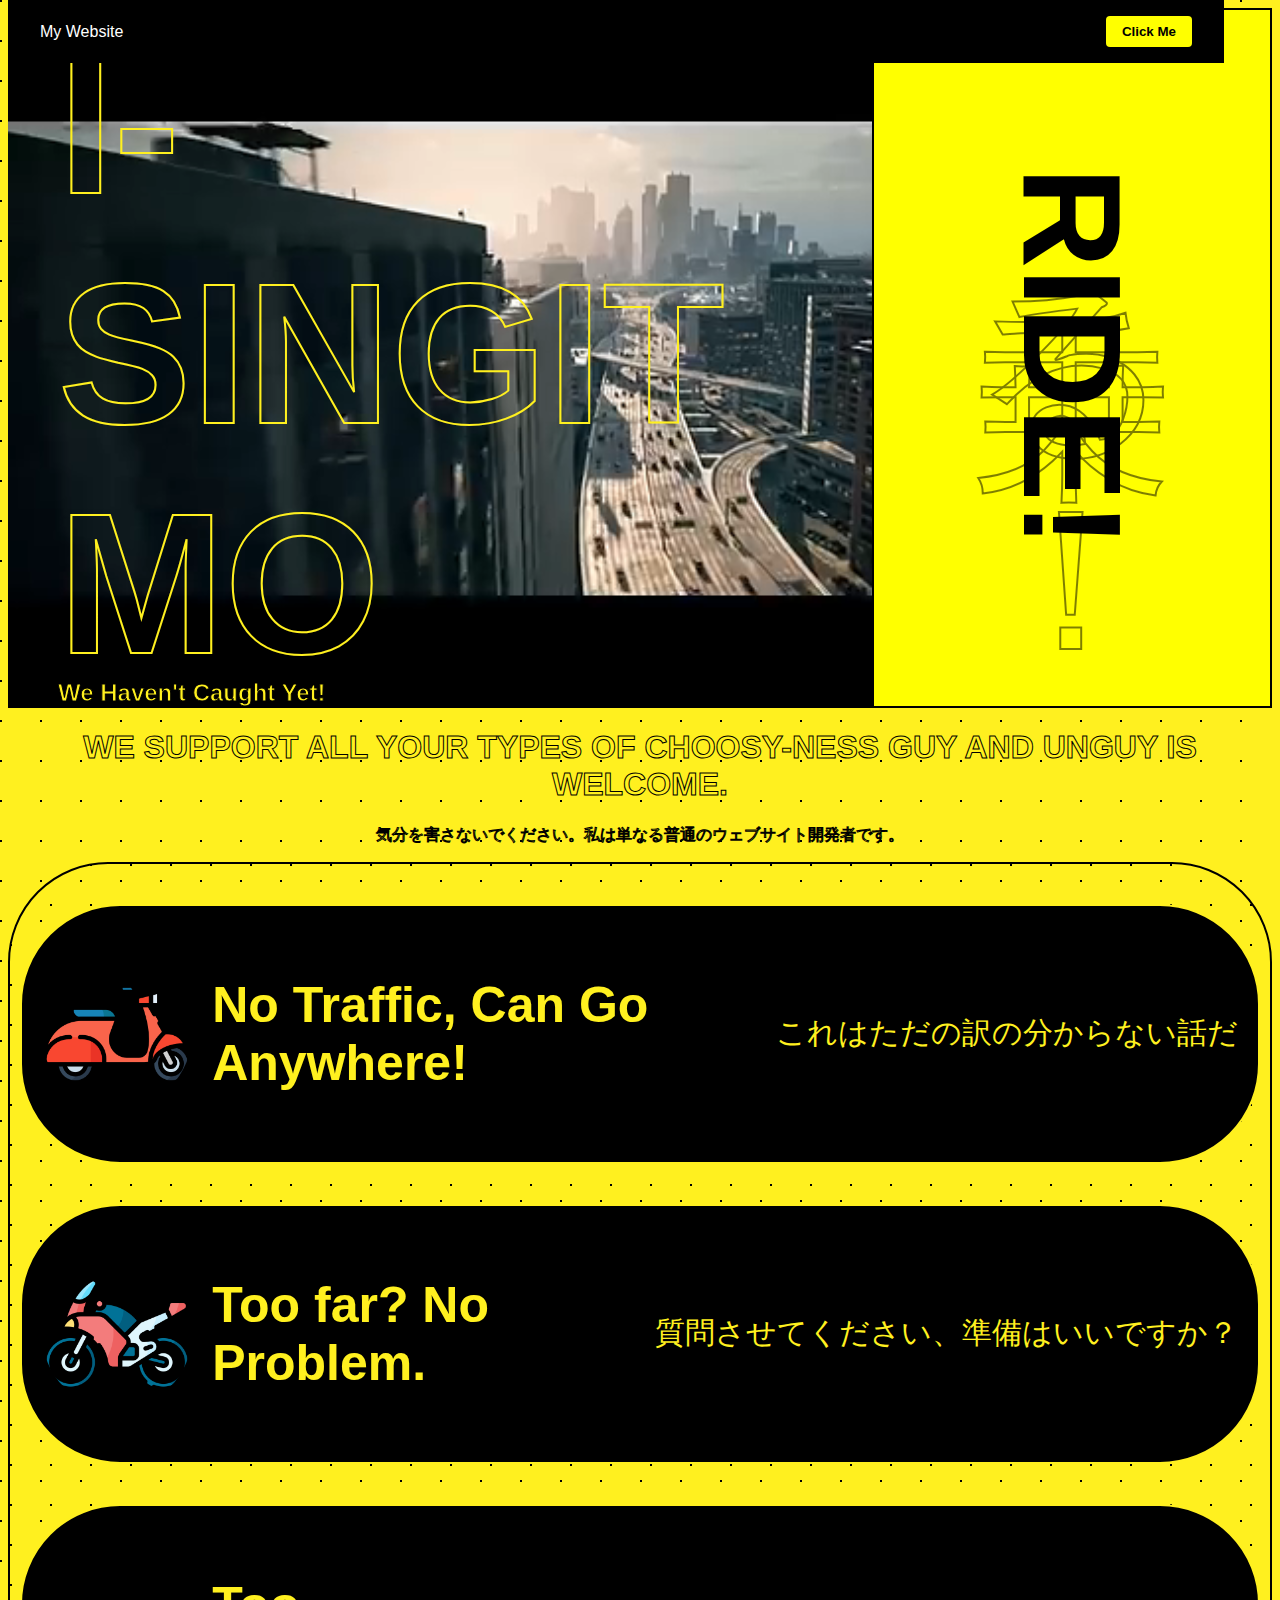
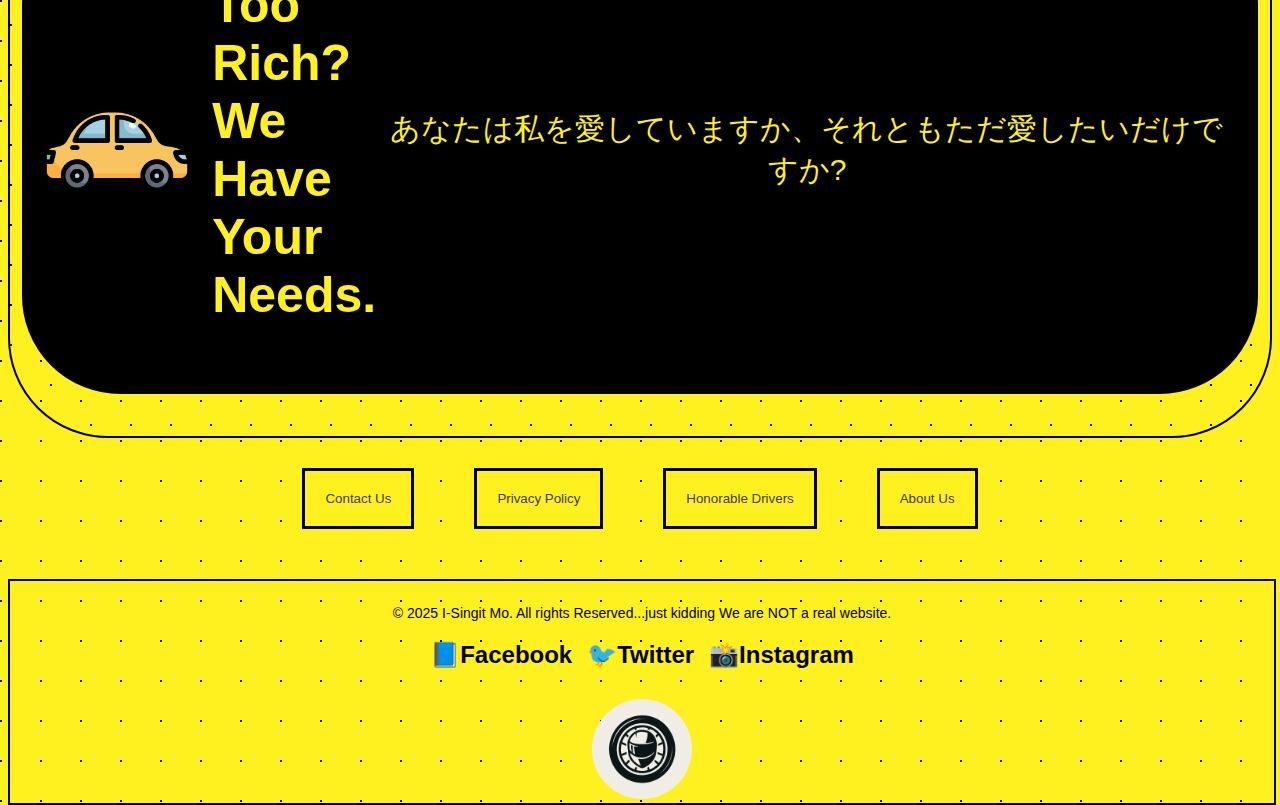
<file: index.html>
<!DOCTYPE html>
<html lang="en">
<head>
    <meta charset="UTF-8">
    <meta name="viewport" content="width=device-width, initial-scale=1.0">
    <link rel="stylesheet" href="Desings.css">
    <title>I-Singit mo</title>
<style>
    
        .navbar {
            width: 90vw;
          background-color: black;
          color: white;
          padding: 1rem 2rem;
          display: flex;
          justify-content: space-between;
          align-items: center;
          position: fixed;
        
          top: 0;
          z-index: 1000;
        }
    
        .click-btn {
          background-color: yellow;
          color: black;
          border: none;
          padding: 0.5rem 1rem;
          font-weight: bold;
          cursor: pointer;
          border-radius: 4px;
        }
    
        .section {
          height: 100vh;
          padding-top: 80px; 
          display: flex;
          justify-content: center;
          align-items: center;
          font-size: 2rem;
        }
      </style>
    </head>
    <body>
    
      <div class="navbar">
        <div>My Website</div>
        <button class="click-btn" onclick="scrollToThirdBox()">Click Me</button>
      </div>
    <div id="first_box">

        <video autoplay loop muted playsinline id="bg-video">
            <source src="Unreal Engine 5 - Cinematic Car Chase.mp4" type="video/mp4">
            Your Browser does not support the video tag
        </video>

        <div><h1 id="title">I-SINGIT MO</h1>
            <p id="lols">We Haven't Caught Yet!</p>
        </div>
        <a href="ride.html"><button id="Nincom"><b>RIDE!</b></button></a>
    </div>
    
    <h1 id="omen">WE SUPPORT ALL YOUR TYPES OF CHOOSY-NESS GUY AND UNGUY IS WELCOME.</h1>
    <p id="valo">気分を害さないでください。私は単なる普通のウェブサイト開発者です。</p>

<div class="second_box">
    <div class="item">
        <div class="circle-img" style="background-image: url('motorcycle.png');"></div>
            <p class="circle-text">No Traffic, Can Go Anywhere!</p>
            <p id="gibber">これはただの訳の分からない話だ</p>
        </div>
    <div class="item">
        <div class="circle-img" style="background-image: url('bigbike.png');"></div>
            <p class="circle-text">Too far? No Problem.</p>
            <p id="gibber">質問させてください、準備はいいですか？</p>
        </div>
    <div class="item">
        <div class="circle-img" style="background-image: url('car.png');"></div>
            <p class="circle-text">Too Rich? We Have Your Needs.</p>
            <p id="gibber">あなたは私を愛していますか、それともただ愛したいだけですか?</p>
        </div>
    </div>
    
<div class="third_box">
    <a href="Contact_Us.html" target="_blank">
        <button id="Cu">Contact Us</button>
    </a>
    <a href="Privacy Policy.html" target="_blank">
        <button id="Pp">Privacy Policy</button>
    </a>
    <a href="Honorabel_Drubers.html" target="_blank">
        <button id="Hr">Honorable Drivers</button>
    </a>
    <a href="About Us.html" target="_blank">
        <button id="Au">About Us</button>
    </a>
</div>
<div class="bottom-bar">
    <p class="copyright">© 2025 I-Singit Mo. All rights Reserved...just kidding We are NOT a real website.</p>
    <div class="socials">
        <span class="icon">📘<b style="color: black;">Facebook</b></span>
        <span class="icon">🐦<b style="color: black;">Twitter</b></span>
        <span class="icon">📸<b style="color: black;">Instagram</b></span>
        </div>
        <div>
            <img src="Helmet.png" id="img3">
        </div>
    </div>
</div>
        
<script>
    function scrollToThirdBox() {
      document.querySelector('.third_box').scrollIntoView({ behavior: 'smooth' });
    }

    function scrollToNavbar() {
      document.querySelector('.navbar').scrollIntoView({ behavior: 'smooth' });
    }
  </script>

</body>
</html>
</file>
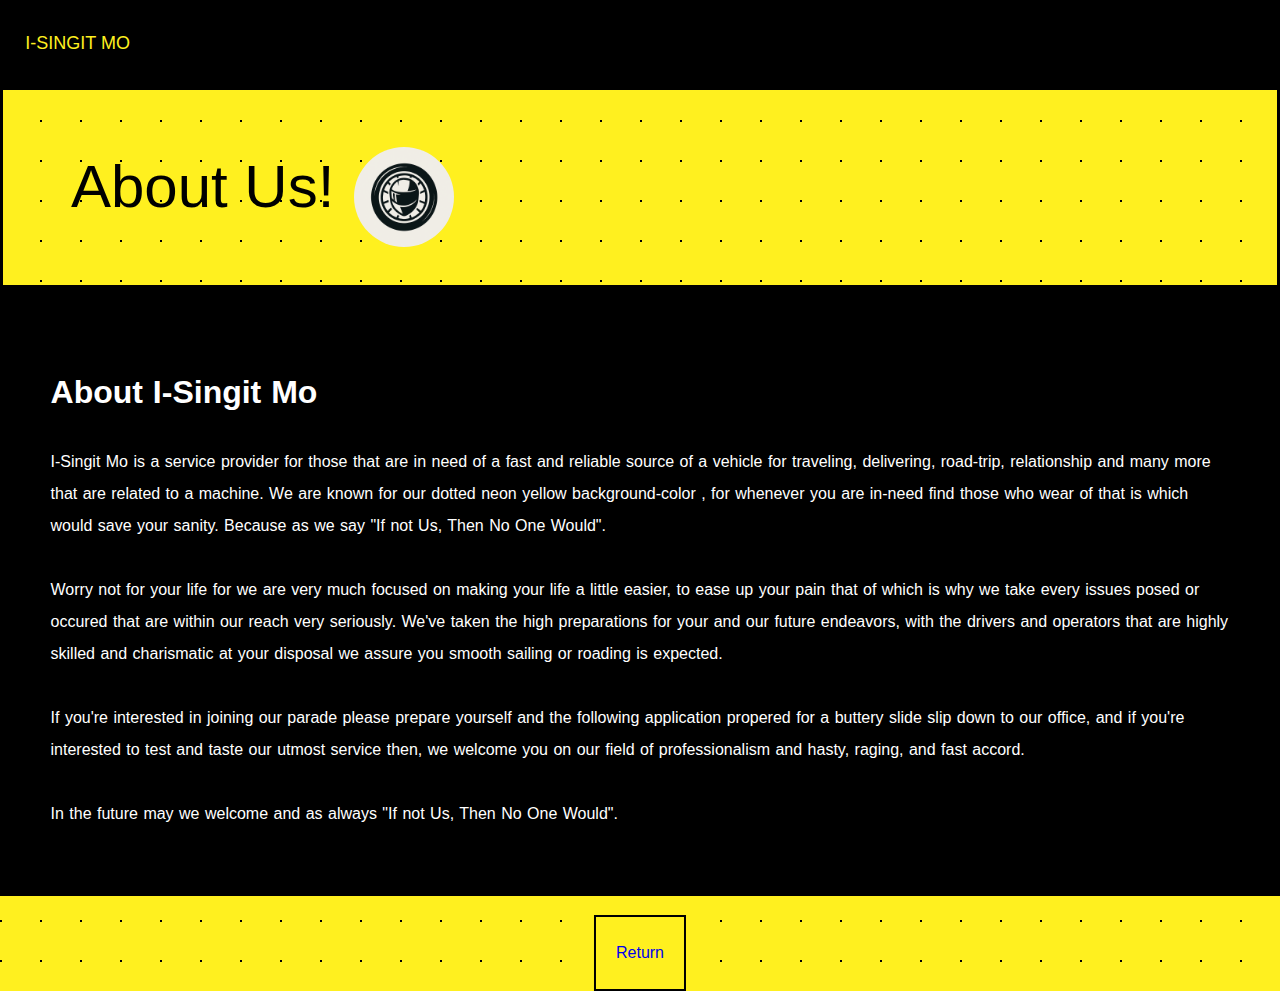
<file: About Us.html>
<!DOCTYPE html>
<html lang="en">
<head>
    <meta charset="UTF-8">
    <meta name="viewport" content="width=device-width, initial-scale=1.0">
    <link rel="stylesheet" href="Au.css">
    <title>About Us!</title>
</head>
<body>
    <div id="nav">I-SINGIT MO</div>
    <div class="title_of_course">About Us!<img src="Helmet.png" id="img">
        <div></div>
    </div>

    <div id="id_of_An_ID">
        <h1>About I-Singit Mo</h1>
        <p>I-Singit Mo is a service provider for those that are in need of a fast and reliable source of a vehicle for traveling,
            delivering, road-trip, relationship and many more that are related to a machine. We are known for our dotted neon yellow background-color
            , for whenever you are in-need find those who wear of that is which would save your sanity. Because as we say "If not Us, Then No One Would". <br>
            <br>
            Worry not for your life for we are very much focused on making your life a little easier, to ease up your pain that of which is why we take every
            issues posed or occured that are within our reach very seriously. We've taken the high preparations for your and our future endeavors, with the drivers
            and operators that are highly skilled and charismatic at your disposal we assure you smooth sailing or roading is expected.<br>
            <br>
            If you're interested in joining our parade please prepare yourself and the following application propered for a buttery slide slip down to our office,
            and if you're interested to test and taste our utmost service then, we welcome you on our field of professionalism and hasty, raging, and fast accord.<br>
            <br>
            In the future may we welcome and as always "If not Us, Then No One Would".
        </p>
    </div>

    <a href="I-SINGIT MO System.html"><div id="reunion">Return</div></a>
    
</body>
</html>
</file>
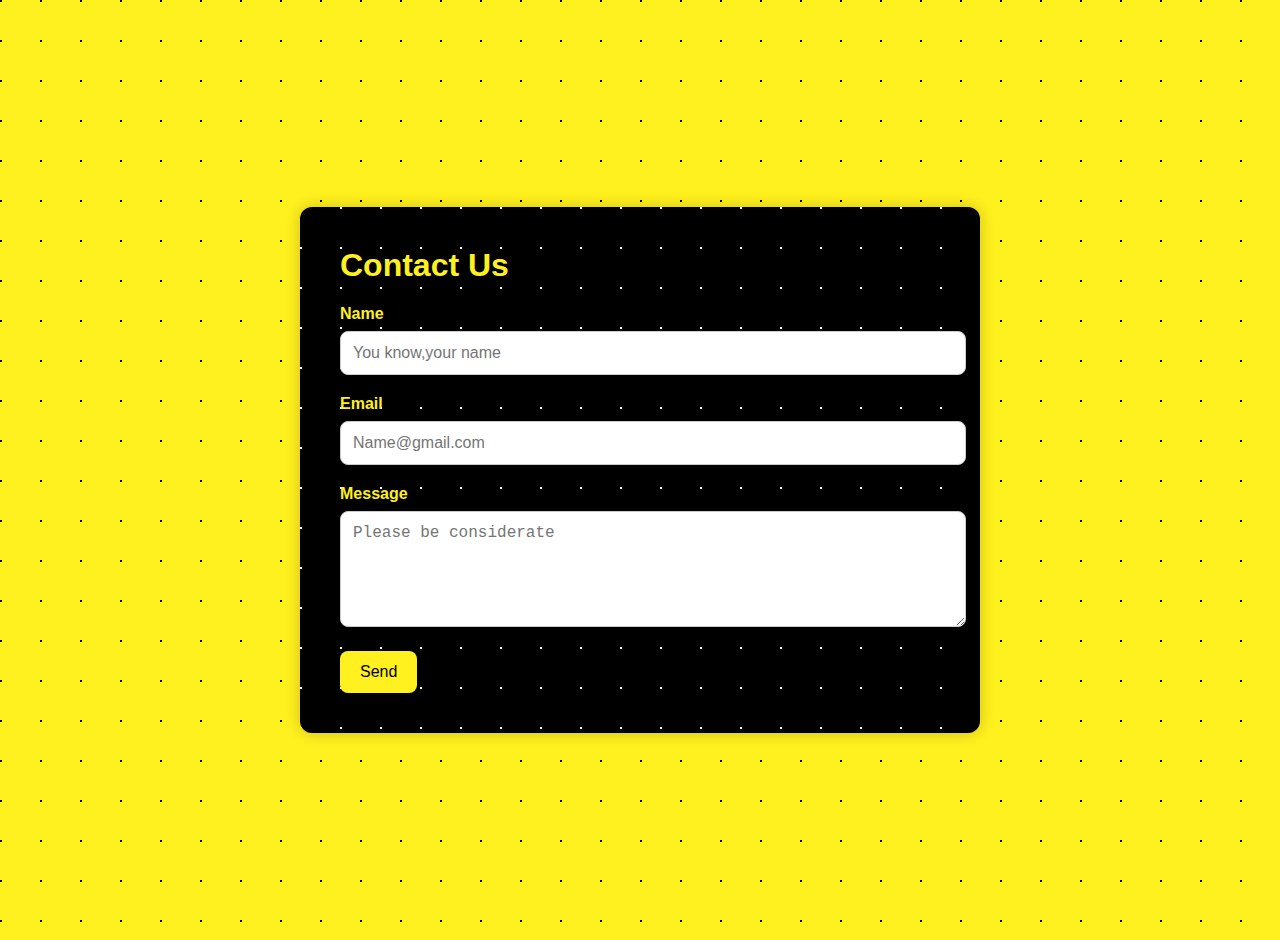
<file: Contact_Us.html>
<!DOCTYPE html>
<html lang="en">
<head>
    <!--This is Ai ready made so beware-->
    <meta charset="UTF-8">
    <meta name="viewport" content="width=device-width, initial-scale=1">
    <title>Contact Us - I - Singit Mo</title>
    <style>
    body {
        margin: 0;
        font-family: Arial, sans-serif;
        background-color: #FFF01F;
        color: white;
        display: flex;
        justify-content: center;
        align-items: center;
        min-height: 100vh;
        padding: 20px;
        background-image: radial-gradient(black 1px, transparent 0);
        background-size: 40px 40px;
        background-position: -19px -19px;
    }

    .contact-container {
        background-color: black;
        color: #3B3C37;
        padding: 40px;
        border-radius: 12px;
        max-width: 600px;
        width: 100%;
        box-shadow: 0 0 15px rgba(0,0,0,0.2);
        background-image: radial-gradient(white 1px, transparent 0);
        background-size: 40px 40px;
        background-position: -19px -19px;
    }

    .contact-container h1 {
    margin-top: 0;
    color: #FFF01F;
    font-size: 32px;
    }

    label {
    display: block;
    margin-top: 20px;
    font-weight: bold;
    color: #FFF01F;
    }

    input, textarea {
    width: 100%;
    padding: 12px;
    margin-top: 8px;
    border: 1px solid #ccc;
    border-radius: 8px;
    font-size: 16px;
    }

    button {
    margin-top: 20px;
    background-color: #FFF01F;
    color: black;
    padding: 12px 20px;
    border: none;
    border-radius: 8px;
    font-size: 16px;
    cursor: pointer;
    }

    button:hover {
    background-color: #d4a300;
    }

    @media (max-width: 600px) {
    .contact-container {
        padding: 20px;
    }

    .contact-container h1 {
        font-size: 24px;
    }
    }
    </style>
</head>
<body>

<div class="contact-container">
    <h1>Contact Us</h1>
    <form>
        <label for="name">Name</label>
        <input type="text" placeholder="You know,your name" id="name" required>

        <label for="email" >Email</label>
        <input type="email" placeholder="Name@gmail.com" id="email" required>

        <label for="message">Message</label>
        <textarea id="message" placeholder="Please be considerate" rows="5" required></textarea>

        <button type="submit">Send</button>
    </form>
</div>

</body>
</html>
</file>
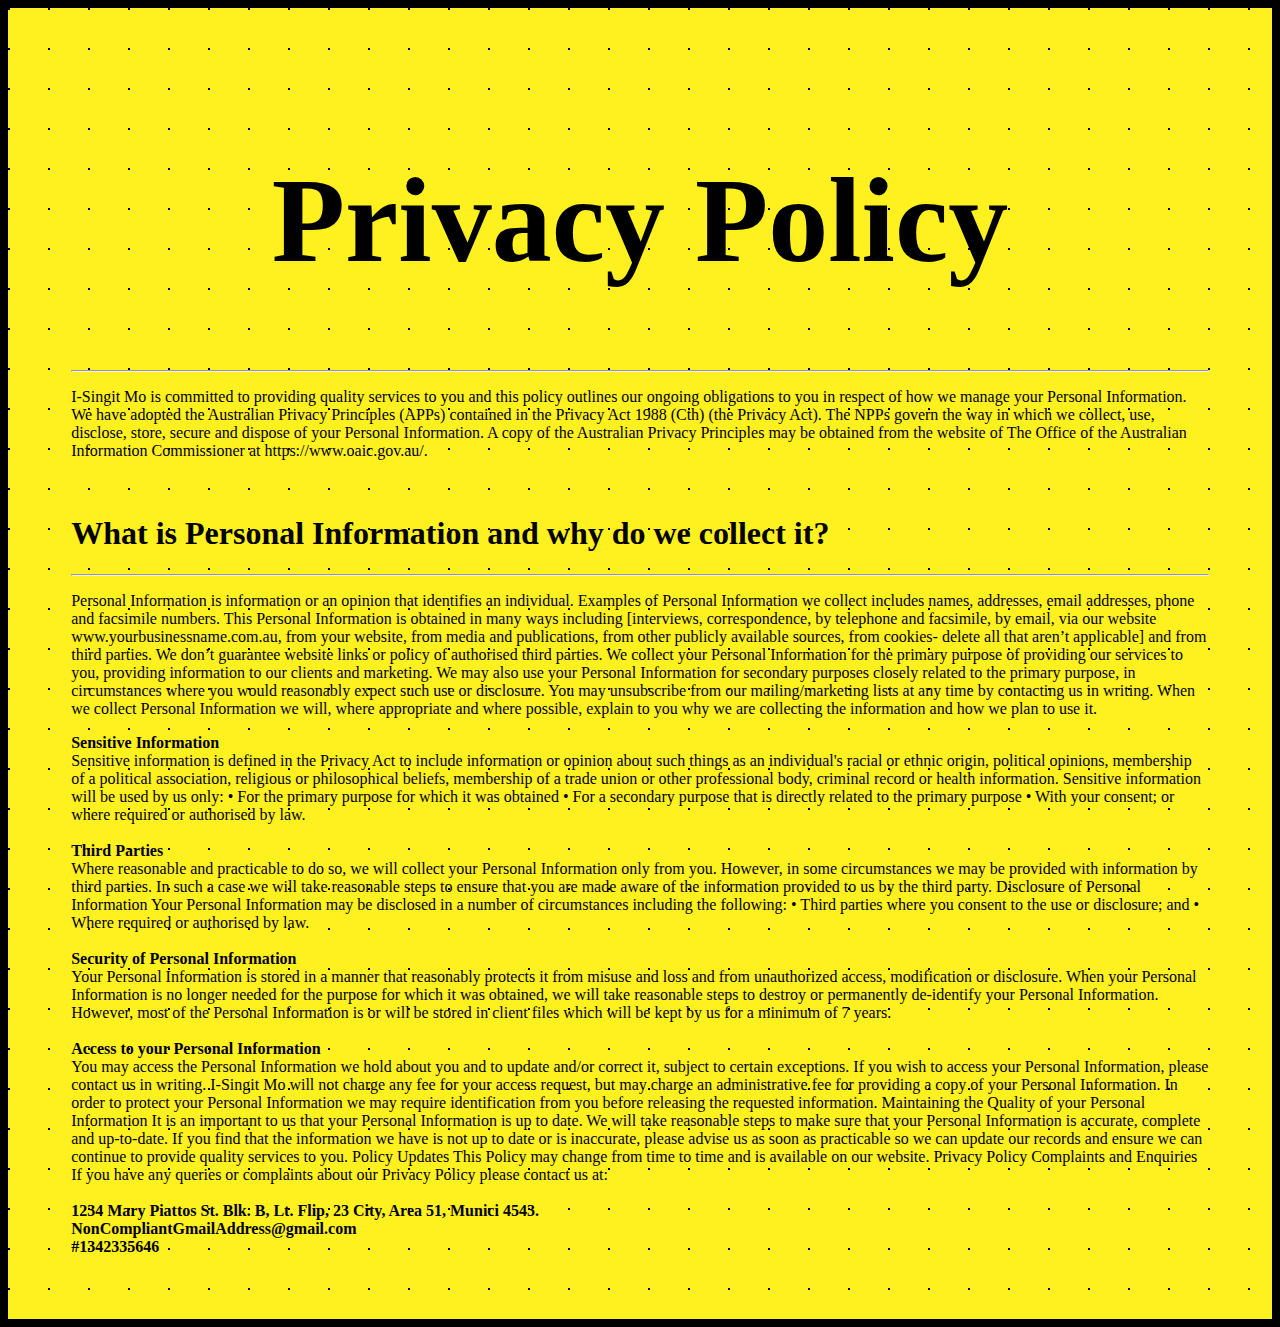
<file: Privacy Policy.html>
<!DOCTYPE html>
<html lang="en">
<head>
    <meta charset="UTF-8">
    <meta name="viewport" content="width=device-width, initial-scale=1.0">
    <link rel="stylesheet" href="Privacy Policy.css">
    <title>Privacy Policy - I - Singit Mo</title>
</head>
<body>
    <div id="Lols">
    <h1 id="title">Privacy Policy</h1>
    <hr>
    <p>I-Singit Mo is committed to providing quality services to you and this policy outlines our ongoing obligations to you in respect of how we manage your Personal Information.
    We have adopted the Australian Privacy Principles (APPs) contained in the Privacy Act 1988 (Cth) (the Privacy Act). The NPPs govern the way in which we collect, use, disclose, store, secure and dispose of your Personal Information.
    A copy of the Australian Privacy Principles may be obtained from the website of The Office of the Australian Information Commissioner at https://www.oaic.gov.au/.</p>
    <br>
    <h1>What is Personal Information and why do we collect it?</h1>
    <hr>
    <p>Personal Information is information or an opinion that identifies an individual. Examples of Personal Information we collect includes names, addresses, email addresses, phone and facsimile numbers.
    This Personal Information is obtained in many ways including [interviews, correspondence, by telephone and facsimile, by email, via our website www.yourbusinessname.com.au, from your website, from media and publications, from other publicly available sources, from cookies- delete all that aren’t applicable] and from third parties. We don’t guarantee website links or policy of authorised third parties.
    We collect your Personal Information for the primary purpose of providing our services to you, providing information to our clients and marketing. We may also use your Personal Information for secondary purposes closely related to the primary purpose, in circumstances where you would reasonably expect such use or disclosure. You may unsubscribe from our mailing/marketing lists at any time by contacting us in writing.
    When we collect Personal Information we will, where appropriate and where possible, explain to you why we are collecting the information and how we plan to use it.
    </p>
    <b>Sensitive Information</b><br>
Sensitive information is defined in the Privacy Act to include information or opinion about such things as an individual's racial or ethnic origin, political opinions, membership of a political association, religious or philosophical beliefs, membership of a trade union or other professional body, criminal record or health information.
Sensitive information will be used by us only:
•	For the primary purpose for which it was obtained
•	For a secondary purpose that is directly related to the primary purpose
•	With your consent; or where required or authorised by law.
    <br>
    <br>
    <b>Third Parties</b><br>
Where reasonable and practicable to do so, we will collect your Personal Information only from you. However, in some circumstances we may be provided with information by third parties. In such a case we will take reasonable steps to ensure that you are made aware of the information provided to us by the third party.
Disclosure of Personal Information
Your Personal Information may be disclosed in a number of circumstances including the following:
•	Third parties where you consent to the use or disclosure; and
•	Where required or authorised by law.
    <br>
    <br>
    <b>Security of Personal Information</b><br>
Your Personal Information is stored in a manner that reasonably protects it from misuse and loss and from unauthorized access, modification or disclosure.
When your Personal Information is no longer needed for the purpose for which it was obtained, we will take reasonable steps to destroy or permanently de-identify your Personal Information. However, most of the Personal Information is or will be stored in client files which will be kept by us for a minimum of 7 years.
    <br>
    <br>
    <b>Access to your Personal Information</b><br>
You may access the Personal Information we hold about you and to update and/or correct it, subject to certain exceptions. If you wish to access your Personal Information, please contact us in writing.
I-Singit Mo will not charge any fee for your access request, but may charge an administrative fee for providing a copy of your Personal Information.
In order to protect your Personal Information we may require identification from you before releasing the requested information.
Maintaining the Quality of your Personal Information
It is an important to us that your Personal Information is up to date. We  will  take reasonable steps to make sure that your Personal Information is accurate, complete and up-to-date. If you find that the information we have is not up to date or is inaccurate, please advise us as soon as practicable so we can update our records and ensure we can continue to provide quality services to you.
Policy Updates
This Policy may change from time to time and is available on our website.
Privacy Policy Complaints and Enquiries
If you have any queries or complaints about our Privacy Policy please contact us at:
<br>
<br>
<b>1234 Mary Piattos St. Blk. B, Lt. Flip, 23 City, Area 51, Munici 4543.<br>
    NonCompliantGmailAddress@gmail.com<br>
    #1342335646
    </b>
</div>

</body>
</html>
</file>
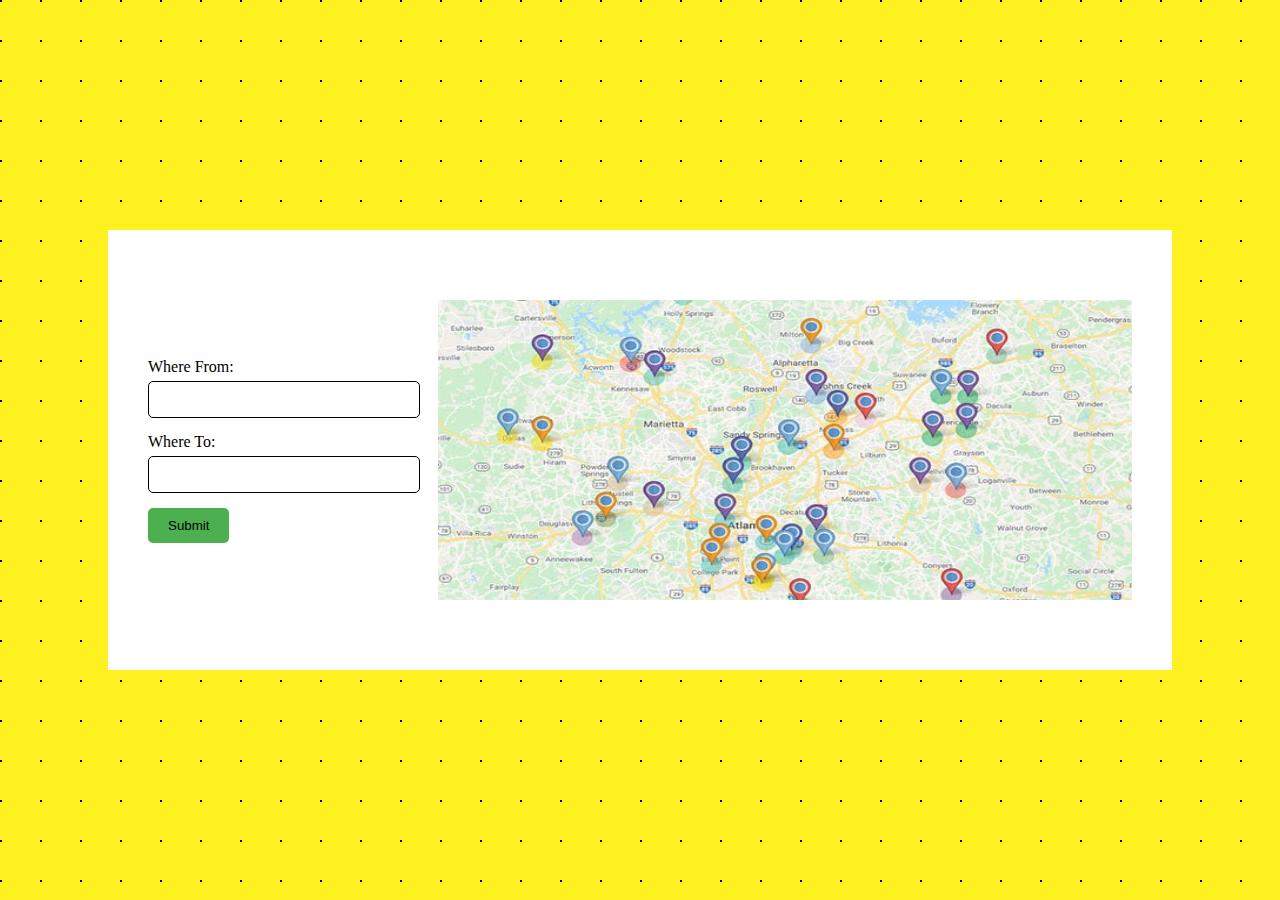
<file: ride.html>
<!DOCTYPE html>
<html lang="en">
<head>
    <meta charset="UTF-8">
    <meta name="viewport" content="width=device-width, initial-scale=1.0">
    <link rel="stylesheet" href="ride.css">
    <title>Dunno</title>
</head>
<body>
    <div class="mother-div">
        <div class="cons">
            <form>
                <label for="name">Where From:</label>
                <input type="text" id="name" name="name" required>
                
                <label for="email">Where To:</label>
                <input  id="email" name="email" required>
                <button type="button" onclick="location.href='https://www.youtube.com/embed/dQw4w9WgXcQ'">Submit</button>
                
            </form>
        </div>
        <div class="image-container">
            <img src="map-multiple-locations-google-maps.jpg" alt="Image" />
        </div>
    </div>
</body>
</html>
</file>
<file: Desings.css>
html,body {
    height: 100%;
}

body {
    background-color: #FFF01F;
    font-family: "Microsoft YaHei", "Arial", "Helvetica", sans-serif;
    background-image: radial-gradient(black 1px, transparent 0);
    background-size: 40px 40px;
    background-position: -19px -19px;
}

#first_box {
    position: relative;
    height: 700px;
    overflow: hidden;
    background-color: #E5E5DB;
    display: flex;
    justify-content: space-between;
    align-items: center;
    padding: 0 50px;
}

#omen, #valo {
    text-align: center;
    -webkit-text-stroke-width: 1px;
    -webkit-text-fill-color: transparent;
    -webkit-text-stroke-color: black;
}

#bg-video {
    position: absolute;
    top: 0;
    left: 0;
    width: 100%;
    height: 100%;
    object-fit: cover;
    z-index: 0;
    pointer-events: none;
}

#title, #lols {
    text-align: left;
    margin: 0;
    color: #FFF01F;
}

#lols {
    font-size: 24px;
    font-weight: bold;
    -webkit-text-stroke: 1px black;
}

#title {
    font-size: 200px;
    margin-bottom: -20px;
    -webkit-text-stroke: 2px #FFF01F;
    -webkit-text-stroke-width: 2px;
    -webkit-text-fill-color: transparent;
    -webkit-text-stroke-color: #FFF01F;
}

#Nincom {
    position: relative;
    z-index: 1;
    color: black;
    font-size: 140px;
    left: 60px;
    height: 700px;
    width: 400px;
    background-color: yellow;
    border: 2px solid black;
    padding: 20px 30px;
    margin-right: 10px;
    align-self: center;
    writing-mode: vertical-rl;
    transition: transform 0.2s ease-in-out;
}

#Nincom::before {
    content: '乗る！';
    position: absolute;
    top: 0;
    left: 0;
    z-index: -1;
    writing-mode: vertical-rl;
    font-size: 200px;
    height: 700px;
    width: 400px;
    display: flex;
    align-items: center;
    justify-content: center;
    opacity: 0.5; 
    -webkit-text-stroke-width: 2px;
    -webkit-text-fill-color: transparent;
    -webkit-text-stroke-color: black;
}

@keyframes shake {
    0% { transform: translateX(0); }
    25% { transform: translateX(-10px); }
    50% { transform: translateX(10px); }
    75% { transform: translateX(-10px); }
    100% { transform: translateX(10px); }
}

#Nincom:hover {
    animation: shake 0.5s ease-in-out infinite;
}

#gibber {
    font-size: 30px;
    text-align: center;
}

.text-content, #Nincom, #title, #lols {
    position: relative;
    z-index: 1;
}

.second_box {
    display: flex;
    justify-content: space-around;
    flex-direction: column;
    align-items: center;
    border: 2px solid black;
    border-radius: 100px;
    padding: 20px;
    background-image: radial-gradient(black 1px, transparent 0);
    background-size: 40px 40px;
    background-position: -19px -19px;
}

.item {
    display: flex;
    align-items: center;
    background-color: black;
    padding: 20px;
    border-radius: 100px;
    margin: 20px;
    width: 98%;
    color: #FFF01F;
    border: 2px solid #FFF01F;
}

.circle-img {
    width: 150px;
    height: 150px;
    border-radius: 50%;
    background-size: cover;
    background-position: center;
    margin-right: 20px;
    flex-shrink: 0;
}

.circle-text {
    font-size: 50px;
    font-weight: bold;
    flex: 1;
}
#plem {
    text-align: center;
    font-size: 80px;
    font-weight: 800;
    height: fit-content;
    -webkit-text-stroke-width: 2px;
    -webkit-text-fill-color: transparent;
    -webkit-text-stroke-color: #FFF01F;
}

.third_box {
    display: flex;
    justify-content: center;
}

#Cu {
    color: #3B3C37;
    background-color: #FFF01F;
    border: 3px solid black;
    margin: 30px;
    padding: 20px;
    transition: transform 0.3s ease, box-shadow 0.3s ease;
}

#Pp {
    color: #3B3C37;
    background-color: #FFF01F;
    border: 3px solid black;
    margin: 30px;
    padding: 20px;
    transition: transform 0.3s ease, box-shadow 0.3s ease;
}

#Hr {
    color: #3B3C37;
    background-color: #FFF01F;
    border: 3px solid black;
    margin: 30px;
    padding: 20px;
    transition: transform 0.3s ease, box-shadow 0.3s ease;
}

#Au {
    color: #3B3C37;
    background-color: #FFF01F;
    border: 3px solid black;
    margin: 30px;
    padding: 20px;
    transition: transform 0.3s ease, box-shadow 0.3s ease;
}

#Cu:hover, #Pp:hover, #Hr:hover, #Au:hover {
    transform: translateY(-10px); 
    box-shadow: 0 10px 20px rgba(0, 0, 0, 0.2); 
}

.bottom-bar {
    border: 2px solid black;
    width: 100%;
    text-align: center;
    margin-top: 20px;
}

#img3 {
    background-color: #FFF01F;
    margin-top: 30px;
    width: 100px;
    height: 100px;
    border-radius: 50%;
    background-size: medium;
}

.bottom-bar p {
    padding: 10px;
    color: black;
    font-size: 14px;
    margin-bottom: 10px;
}

.socials {
    display: flex;
    justify-content: center;
    gap: 15px;
}

.icon {
    font-size: 24px;
}

@media (max-width: 768px) {
    #first_box {
    flex-direction: column;
    align-items: center;
    text-align: center;
    height: auto;
    padding: 20px;
    }

    #title {
    font-size: 10vw;
    margin-bottom: 2px;
    }

    .item {
        flex-direction: column;
        align-items: center;
        gap: 10px;
        width: 98%;
    }
    
    .circle-img, .circle-text {
        width: 120px;
        height: 120px;
        font-size: 14px;
    }
    
    .circle-text {
        display: flex;
        align-items: center;
        justify-content: center;
        text-align: center;
    }

    #gibber {
        font-size: 10px;
        text-align: center;
        margin: -10px;
    }

    #lols {
    font-size: 4vw;
    }

    #Nincom {
    margin-top: 30px;
    padding-bottom: 30px;
    align-self: center;
    left: 5px;
    height: 20px;
    width: 200px;
    font-size: small;
    writing-mode: horizontal-tb;
    }

    .second_box {
    flex-direction: column;
    align-items: center;
    }

    .scoot, .bigbike, .car {
    width: 90%;
    height: 200px;
    margin: 10px 0;
    background-size: cover;
    }

    #plem {
    font-size: 6vw;
    }

    #Hr, #Au, #Pp, #Cu {
        margin: 15px;
    }

    .third_box {
    flex-direction: column;
    align-items: center;
    }

    .third_box a button {
    width: 90%;
    margin: 10px 0;
    }

    .bottom-bar p {
    font-size: 3vw;
    }

    .icon {
    font-size: 6vw;
    }
}
</file>
<file: Au.css>
body {
    font-family: "Microsoft YaHei", "Arial", "Helvetica", sans-serif;
    background-color: #FFF01F;
    background-image: radial-gradient(black 1px, transparent 0);
    background-size: 40px 40px;
    background-position: -19px -19px;
    line-height: 2;
}

#nav {
    background-color: black;
    overflow: hidden;
    padding: 2%;
    font-size: large;
    color: #FFF01F;
    margin-top: -8px;
    margin-left: -8px;
    margin-right: -8px;
}

p, h1{
    line-height: 2;
    word-spacing: 1px;
}

.title_of_course {
    border: 3px solid black;
    height: 120px;
    width: auto;
    margin-left: -8px;
    margin-right: -8px;
    padding: 3%;
    font-size: 60px;
    text-align: justify;
    text-indent: 30px;
    color: black;
}

#img {
    position: absolute;
    background-color: #FFF01F;
    width: 100px;
    height: 100px;
    border-radius: 50%;
    background-size: medium;
    margin-left: 20px;
    margin-top: 20px;
}

#id_of_An_ID {
    padding: 4%;
    margin-left: -8px;
    margin-right: -8px;
    color: white;
    background-color: black;
}

#reunion {
    height: fit-content;
    width: fit-content;
    background-color: #FFF01F;
    border: 2px solid black;
    text-align: center;
    align-items: center;
    padding: 20px;
    margin-top: 1.5cm;
    position: absolute;
    left: 50%;
    transform: translate(-50%, -50%);
}

#reunion:hover {
    background-color: #d4bf1a; /
}
</file>
<file: Privacy Policy.css>
body {

    background-color: black ;
}

#Lols {
    padding: 5%;
    width: auto;
    height: auto;
    background-color: #FFF01F;
    background-image: radial-gradient(black 1px, transparent 0);
    background-size: 40px 40px;
    background-position: -19px -19px;
}

#title {
    font-size: 120px;
    text-align: center;
}
</file>
<file: ride.css>
body {
    display: flex;
    justify-content: center;
    align-items: center;
    height: 100vh;
    margin: 0;
    background-color: #f0f0f0;
    background-color: #FFF01F;
    background-image: radial-gradient(black 1px, transparent 0);
    background-size: 40px 40px;
    background-position: -19px -19px;
}

.mother-div {
    display: flex;
    justify-content: space-between;
    align-items: center;
    width: 80%;
    max-width: 1200px;
    height: 400px;
    border: 2px solid #FFF01F;
    background-color: white;
    padding: 20px;
}

.cons {
    width: 40%;
    padding: 20px;
    box-sizing: border-box;
}

.cons label {
    display: block;
    margin-bottom: 5px;
}

.cons input {
    width: 100%;
    padding: 10px;
    margin-bottom: 15px;
    border: 1px solid black;
    border-radius: 5px;
}

.cons button {
    padding: 10px 20px;
    background-color: #4CAF50;
    color: black;
    border: none;
    border-radius: 5px;
    cursor: pointer;
}

.cons button:hover {
    background-color: #45a049;
}

.image-container {
    width: 100%;
    height: 300px;
    margin: 20px;
    box-sizing: border-box;
}

.image-container img {
    width: 100%;
    height: auto;
    max-height: 100%;
}
</file>
